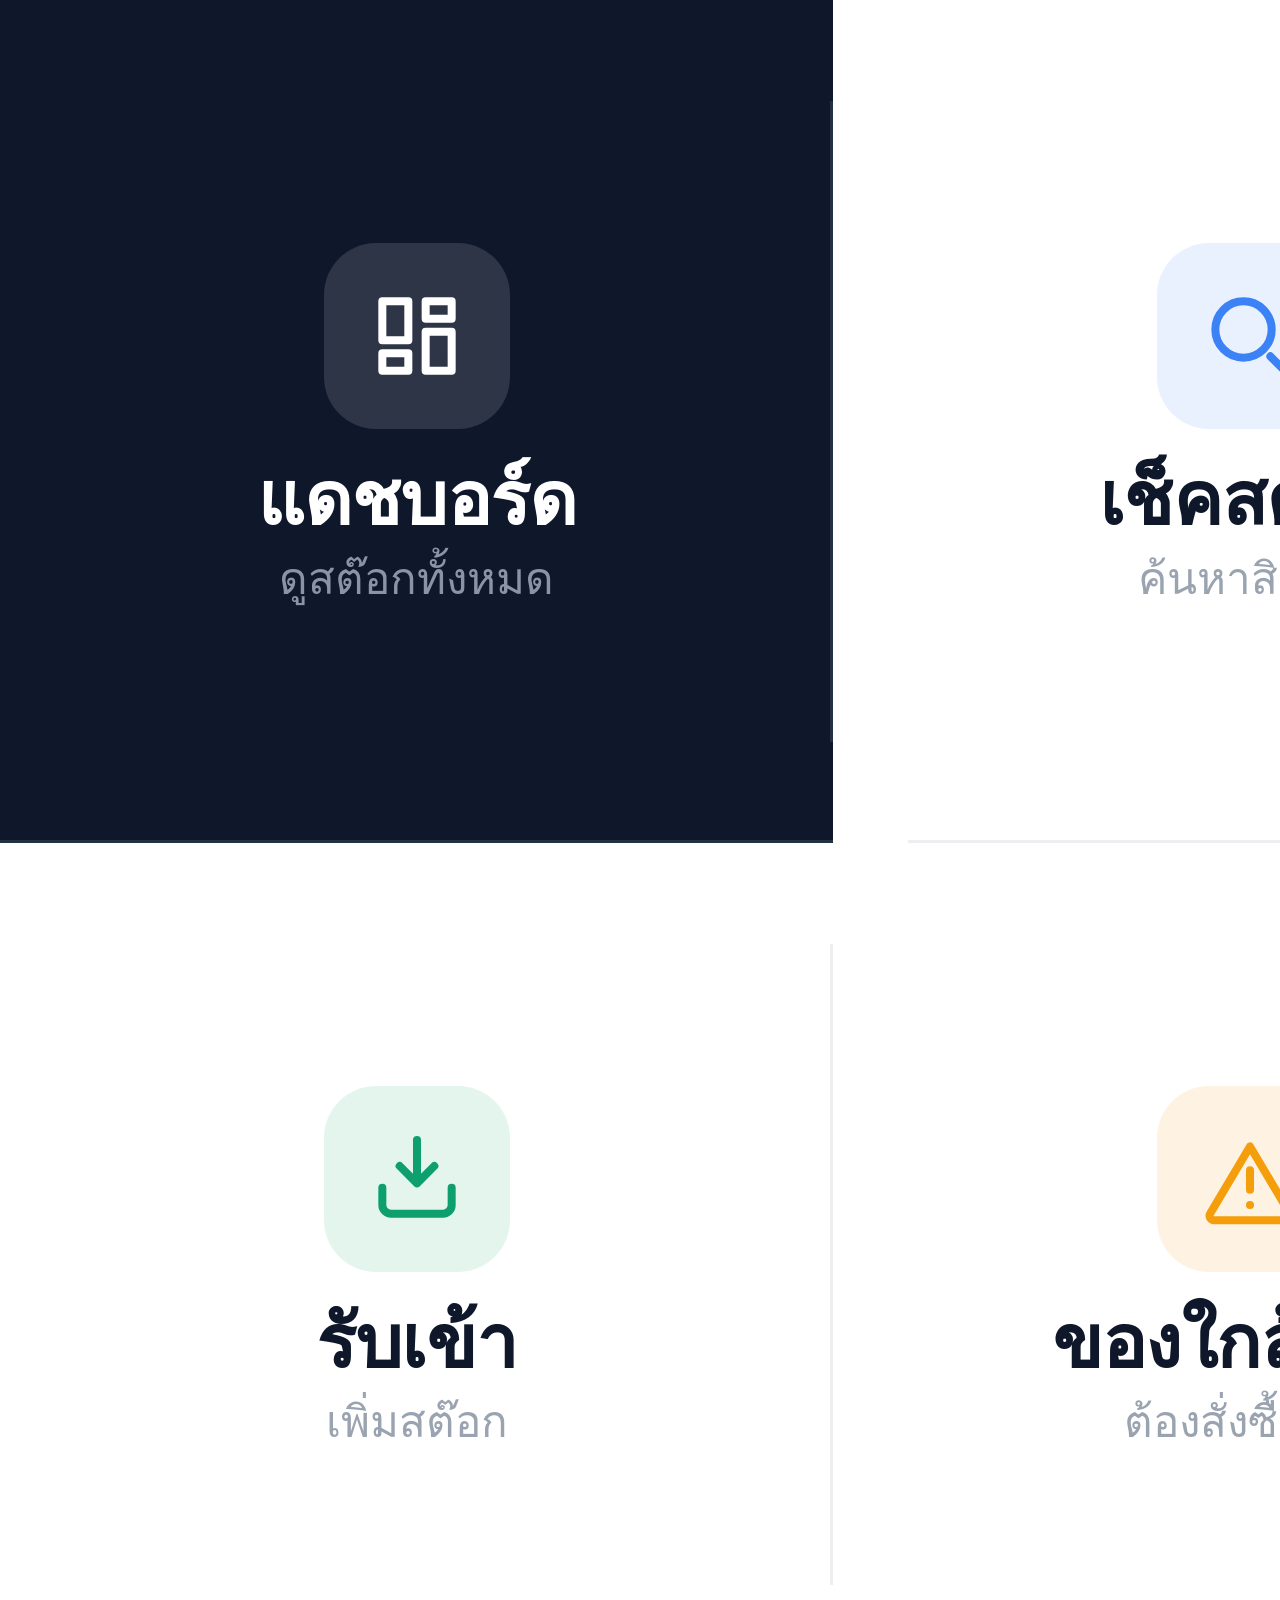
<file: richmenu/menu.html>
<!DOCTYPE html><html lang="th"><head><meta charset="utf-8"><style>
* { margin:0; padding:0; box-sizing:border-box; }
html,body { width:2500px; height:1686px; }
body {
  font-family:'Noto Sans Thai','Thonburi',sans-serif;
  background:#FFFFFF; display:grid;
  grid-template-columns:833px 834px 833px; grid-template-rows:843px 843px;
}
.cell { position:relative; display:flex; flex-direction:column; align-items:center; justify-content:center; gap:34px; }
.cell::after { content:''; position:absolute; right:0; top:12%; height:76%; width:3px; background:#ECEEF2; }
.cell:nth-child(3n)::after { display:none; }
.cell:nth-child(-n+3)::before { content:''; position:absolute; bottom:0; left:9%; width:82%; height:3px; background:#ECEEF2; }
.badge { width:186px; height:186px; border-radius:52px; display:grid; place-items:center; }
svg { width:104px; height:104px; fill:none; stroke-width:1.85; stroke-linecap:round; stroke-linejoin:round; }
.label { font-size:74px; font-weight:600; color:#0F172A; letter-spacing:-.01em; line-height:1; }
.sub { font-size:44px; color:#9AA3B0; line-height:1; margin-top:-14px; }

/* ปุ่มหลัก: แดชบอร์ด */
.primary { background:#0F172A; }
.primary::after { background:#243044; }
.primary::before { background:#243044 !important; left:0 !important; width:100% !important; }
.primary .badge { background:rgba(255,255,255,.13); }
.primary svg { stroke:#FFFFFF; }
.primary .label { color:#FFFFFF; }
.primary .sub { color:#8A94A6; }
</style></head><body>

<div class="cell primary">
  <div class="badge"><svg viewBox="0 0 24 24"><path d="M4 13h6V4H4v9Zm10 7h6v-9h-6v9ZM4 20h6v-4H4v4ZM14 8h6V4h-6v4Z"/></svg></div>
  <div class="label">แดชบอร์ด</div><div class="sub">ดูสต๊อกทั้งหมด</div>
</div>

<div class="cell">
  <div class="badge" style="background:#EAF1FE"><svg viewBox="0 0 24 24" style="stroke:#3B82F6"><path d="M21 21l-4.3-4.3M17 10.5a6.5 6.5 0 1 1-13 0 6.5 6.5 0 0 1 13 0Z"/></svg></div>
  <div class="label">เช็คสต๊อก</div><div class="sub">ค้นหาสินค้า</div>
</div>

<div class="cell">
  <div class="badge" style="background:#FDECEC"><svg viewBox="0 0 24 24" style="stroke:#E5484D"><path d="M12 3v10m0-10-4 4m4-4 4 4M4 14v4a2 2 0 0 0 2 2h12a2 2 0 0 0 2-2v-4"/></svg></div>
  <div class="label">เบิกของ</div><div class="sub">ตัดสต๊อกออก</div>
</div>

<div class="cell">
  <div class="badge" style="background:#E4F5EE"><svg viewBox="0 0 24 24" style="stroke:#0E9F6E"><path d="M12 13V3m0 10 4-4m-4 4-4-4M4 14v4a2 2 0 0 0 2 2h12a2 2 0 0 0 2-2v-4"/></svg></div>
  <div class="label">รับเข้า</div><div class="sub">เพิ่มสต๊อก</div>
</div>

<div class="cell">
  <div class="badge" style="background:#FEF3E2"><svg viewBox="0 0 24 24" style="stroke:#F59E0B"><path d="M12 4.5 2.8 20a1 1 0 0 0 .87 1.5h16.66a1 1 0 0 0 .87-1.5L12 4.5Z"/><path d="M12 10v4.5M12 18h.01"/></svg></div>
  <div class="label">ของใกล้หมด</div><div class="sub">ต้องสั่งซื้อเพิ่ม</div>
</div>

<div class="cell">
  <div class="badge" style="background:#F1F3F6"><svg viewBox="0 0 24 24" style="stroke:#64748B"><circle cx="12" cy="12" r="9.2"/><path d="M9.4 9.3a2.7 2.7 0 0 1 5.2.9c0 1.8-2.6 2.7-2.6 2.7M12 17.2h.01"/></svg></div>
  <div class="label">วิธีใช้</div><div class="sub">คำสั่งทั้งหมด</div>
</div>

</body></html>
</file>
